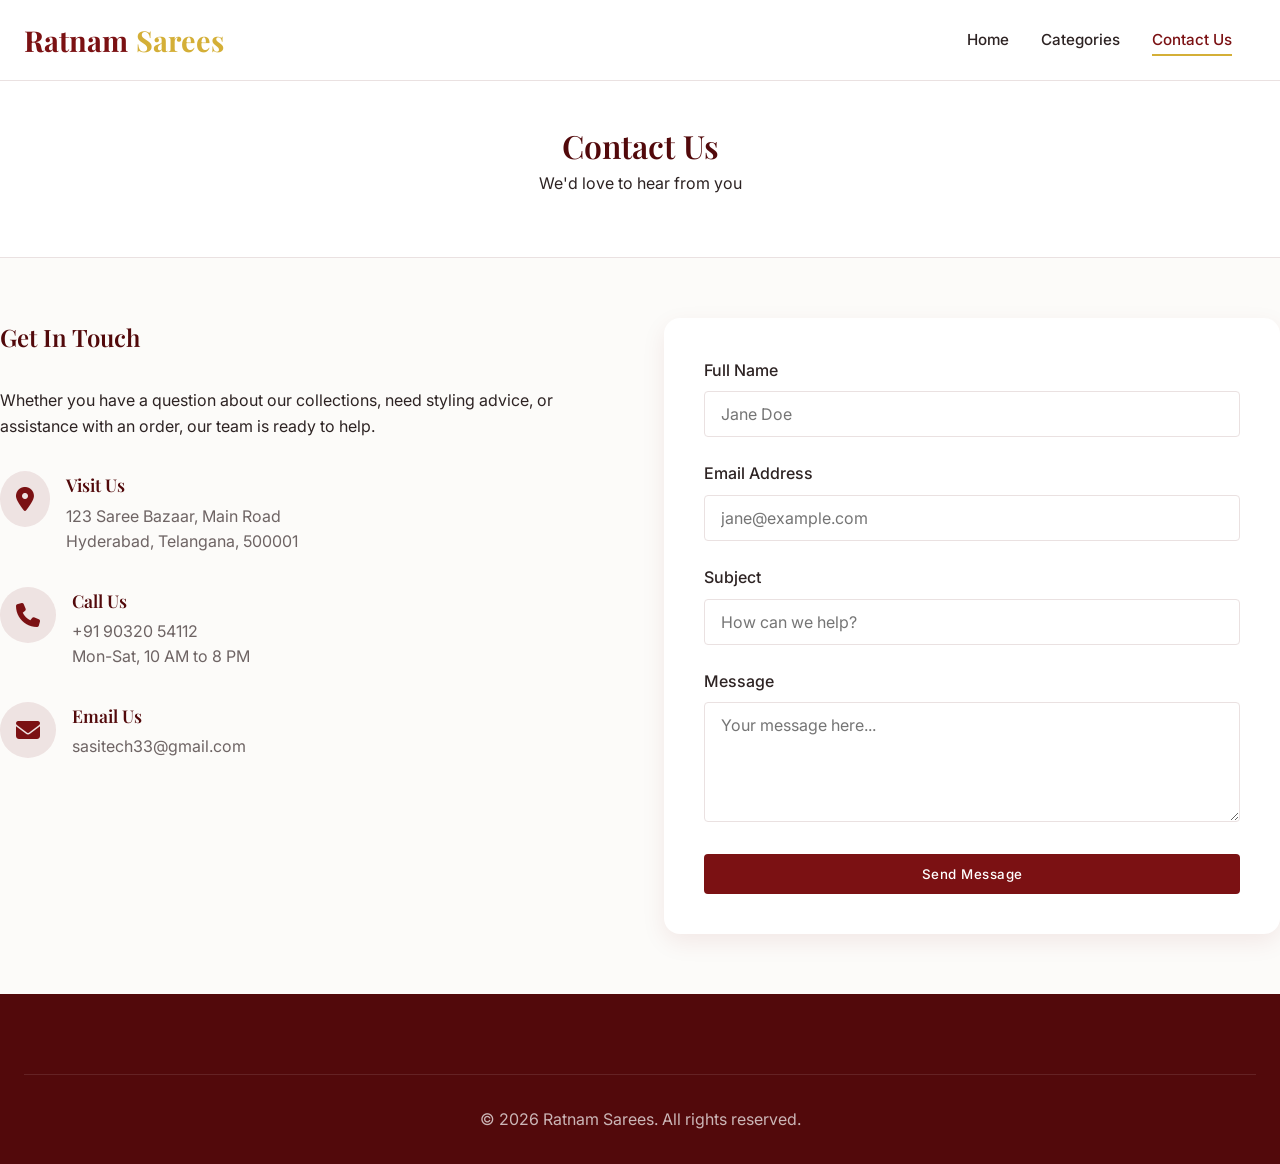
<file: contact.html>
<!DOCTYPE html>
<html lang="en">
<head>
    <meta charset="UTF-8">
    <meta name="viewport" content="width=device-width, initial-scale=1.0">
    <title>Contact Us | Ratnam Sarees</title>
    <link rel="stylesheet" href="./style.css">
    <link rel="stylesheet" href="https://cdnjs.cloudflare.com/ajax/libs/font-awesome/6.4.0/css/all.min.css">
    <style>
        .page-header {
            padding: 120px 0 60px;
            background-color: var(--surface-color);
            text-align: center;
            border-bottom: 1px solid var(--border-color);
        }
        .contact-container {
            display: grid;
            grid-template-columns: 1fr 1fr;
            gap: 48px;
            padding: 60px 0;
            min-height: 50vh;
        }
        .contact-info {
            display: flex;
            flex-direction: column;
            gap: 32px;
        }
        .info-card {
            display: flex;
            gap: 16px;
            align-items: flex-start;
        }
        .info-card i {
            font-size: 1.5rem;
            color: var(--primary-color);
            background: rgba(123, 17, 19, 0.1);
            padding: 16px;
            border-radius: 50%;
        }
        .info-content h3 {
            margin-bottom: 4px;
            font-size: 1.1rem;
        }
        .info-content p {
            color: var(--text-light);
            margin: 0;
        }
        .contact-form {
            background: white;
            padding: 40px;
            border-radius: var(--radius-lg);
            box-shadow: var(--shadow-md);
        }
        .form-group {
            margin-bottom: 24px;
        }
        .form-label {
            display: block;
            margin-bottom: 8px;
            font-weight: 500;
            color: var(--text-main);
        }
        .form-control {
            width: 100%;
            padding: 12px 16px;
            border: 1px solid var(--border-color);
            border-radius: var(--radius-sm);
            font-family: inherit;
            font-size: 1rem;
            transition: var(--transition);
        }
        .form-control:focus {
            outline: none;
            border-color: var(--primary-color);
            box-shadow: 0 0 0 3px rgba(123, 17, 19, 0.1);
        }
        textarea.form-control {
            resize: vertical;
            min-height: 120px;
        }
        @media (max-width: 768px) {
            .contact-container {
                grid-template-columns: 1fr;
            }
        }
    </style>
</head>
<body>

    <nav class="navbar">
        <div class="container">
            <a href="index.html" class="logo">Ratnam<span>Sarees</span></a>
            <div class="nav-links">
                <a href="index.html">Home</a>
                <a href="categories.html">Categories</a>
                <a href="contact.html" class="active">Contact Us</a>
            </div>
            <div id="google_translate_element"></div>
        </div>
    </nav>

    <div class="page-header">
        <div class="container">
            <h1>Contact Us</h1>
            <p>We'd love to hear from you</p>
        </div>
    </div>

    <section class="container contact-container">
        <div class="contact-info">
            <h2>Get In Touch</h2>
            <p>Whether you have a question about our collections, need styling advice, or assistance with an order, our team is ready to help.</p>
            
            <div class="info-card">
                <i class="fas fa-map-marker-alt"></i>
                <div class="info-content">
                    <h3>Visit Us</h3>
                    <p>123 Saree Bazaar, Main Road<br>Hyderabad, Telangana, 500001</p>
                </div>
            </div>
            <div class="info-card">
                <i class="fas fa-phone"></i>
                <div class="info-content">
                    <h3>Call Us</h3>
                    <p>+91 90320 54112<br>Mon-Sat, 10 AM to 8 PM</p>
                </div>
            </div>
            <div class="info-card">
                <i class="fas fa-envelope"></i>
                <div class="info-content">
                    <h3>Email Us</h3>
                    <p>sasitech33@gmail.com</p>
                </div>
            </div>
        </div>

        <div class="contact-form">
            <form id="contactForm" onsubmit="event.preventDefault(); alert('Thank you for your message! We will get back to you soon.'); this.reset();">
                <div class="form-group">
                    <label class="form-label">Full Name</label>
                    <input type="text" class="form-control" required placeholder="Jane Doe">
                </div>
                <div class="form-group">
                    <label class="form-label">Email Address</label>
                    <input type="email" class="form-control" required placeholder="jane@example.com">
                </div>
                <div class="form-group">
                    <label class="form-label">Subject</label>
                    <input type="text" class="form-control" required placeholder="How can we help?">
                </div>
                <div class="form-group">
                    <label class="form-label">Message</label>
                    <textarea class="form-control" required placeholder="Your message here..."></textarea>
                </div>
                <button type="submit" class="btn-primary" style="width: 100%">Send Message</button>
            </form>
        </div>
    </section>

    <footer class="footer">
        <div class="container">
            <div class="footer-bottom">
                <p>&copy; 2026 Ratnam Sarees. All rights reserved.</p>
            </div>
        </div>
    </footer>

    <!-- Language Translation Script -->
    <script type="text/javascript">
        function googleTranslateElementInit() {
            new google.translate.TranslateElement({
                pageLanguage: 'en', 
                includedLanguages: 'en,te,hi', // English, Telugu, Hindi
                layout: google.translate.TranslateElement.InlineLayout.SIMPLE
            }, 'google_translate_element');
        }
    </script>
    <script type="text/javascript" src="https://translate.google.com/translate_a/element.js?cb=googleTranslateElementInit"></script>

</body>
</html>
</file>
<file: style.css>
@import url('https://fonts.googleapis.com/css2?family=Inter:wght@300;400;500;600&family=Playfair+Display:ital,wght@0,400;0,600;0,700;1,400&display=swap');

:root {
  --primary-color: #7b1113; /* Deep Maroon */
  --primary-light: #9e1b1e;
  --primary-dark: #52090b;
  --secondary-color: #d4af37; /* Metallic Gold */
  --secondary-light: #f3d56d;
  --bg-color: #fcfbf9; /* Cream/Off-white */
  --surface-color: #ffffff;
  --text-main: #2d2323;
  --text-light: #6e6464;
  --border-color: #eae1e1;
  --shadow-sm: 0 2px 8px rgba(123, 17, 19, 0.05);
  --shadow-md: 0 8px 24px rgba(123, 17, 19, 0.08);
  --shadow-lg: 0 24px 40px rgba(123, 17, 19, 0.12);
  --radius-sm: 4px;
  --radius-md: 8px;
  --radius-lg: 16px;
  --transition: all 0.3s cubic-bezier(0.25, 0.8, 0.25, 1);
}

* {
  margin: 0;
  padding: 0;
  box-sizing: border-box;
}

body {
  font-family: 'Inter', sans-serif;
  background-color: var(--bg-color);
  color: var(--text-main);
  line-height: 1.6;
  -webkit-font-smoothing: antialiased;
}

h1, h2, h3, h4, h5, h6 {
  font-family: 'Playfair Display', serif;
  color: var(--primary-dark);
  font-weight: 600;
}

a {
  text-decoration: none;
  color: inherit;
  transition: var(--transition);
}

ul {
  list-style: none;
}

button {
  font-family: 'Inter', sans-serif;
  cursor: pointer;
  border: none;
  transition: var(--transition);
}

/* Utilities */
.container {
  width: 100%;
  max-width: 1280px;
  margin: 0 auto;
  padding: 0 24px;
}

.section-title {
  text-align: center;
  font-size: 2.5rem;
  margin-bottom: 3rem;
  position: relative;
}

.section-title::after {
  content: '';
  display: block;
  width: 60px;
  height: 3px;
  background: var(--secondary-color);
  margin: 16px auto 0;
  border-radius: 2px;
}

.btn-primary {
  display: inline-flex;
  align-items: center;
  justify-content: center;
  background-color: var(--primary-color);
  color: white;
  padding: 12px 28px;
  border-radius: var(--radius-sm);
  font-weight: 500;
  letter-spacing: 0.5px;
}

.btn-primary:hover {
  background-color: var(--primary-dark);
  transform: translateY(-2px);
  box-shadow: 0 4px 12px rgba(123, 17, 19, 0.2);
}

.btn-secondary {
  display: inline-flex;
  align-items: center;
  justify-content: center;
  background-color: transparent;
  color: var(--primary-color);
  padding: 12px 28px;
  border-radius: var(--radius-sm);
  font-weight: 500;
  border: 1px solid var(--primary-color);
  letter-spacing: 0.5px;
}

.btn-secondary:hover {
  background-color: var(--primary-color);
  color: white;
}

/* Navigation */
.navbar {
  background-color: rgba(255, 255, 255, 0.95);
  backdrop-filter: blur(10px);
  position: fixed;
  top: 0;
  left: 0;
  width: 100%;
  z-index: 1000;
  border-bottom: 1px solid var(--border-color);
  transition: var(--transition);
}

.navbar .container {
  display: flex;
  align-items: center;
  justify-content: space-between;
  height: 80px;
}

.logo {
  font-family: 'Playfair Display', serif;
  font-size: 1.8rem;
  font-weight: 700;
  color: var(--primary-color);
  display: flex;
  align-items: center;
  gap: 8px;
}

.logo span {
  color: var(--secondary-color);
}

.nav-links {
  display: flex;
  gap: 32px;
  margin-left: auto;
  margin-right: 24px;
}

.nav-links a {
  font-weight: 500;
  font-size: 0.95rem;
  color: var(--text-main);
  position: relative;
}

.nav-links a::after {
  content: '';
  position: absolute;
  width: 0;
  height: 2px;
  background-color: var(--secondary-color);
  left: 0;
  bottom: -4px;
  transition: var(--transition);
}

.nav-links a:hover::after,
.nav-links a.active::after {
  width: 100%;
}

.nav-links a:hover,
.nav-links a.active {
  color: var(--primary-color);
}

/* Hero Section */
.hero {
  min-height: 100vh;
  padding-top: 80px;
  display: flex;
  align-items: center;
  background: linear-gradient(135deg, var(--bg-color) 0%, #f0e6e6 100%);
  position: relative;
  overflow: hidden;
}

.hero::before {
  content: '';
  position: absolute;
  top: -20%;
  right: -10%;
  width: 60%;
  height: 140%;
  background: var(--primary-color);
  border-radius: 50% 0 0 50%;
  opacity: 0.03;
  z-index: 0;
}

.hero .container {
  display: grid;
  grid-template-columns: 1fr 1fr;
  gap: 48px;
  align-items: center;
  position: relative;
  z-index: 1;
}

.hero-content h1 {
  font-size: 4rem;
  line-height: 1.1;
  margin-bottom: 24px;
  color: var(--primary-dark);
}

.hero-content h1 span {
  color: var(--secondary-color);
  font-style: italic;
}

.hero-content p {
  font-size: 1.1rem;
  color: var(--text-light);
  margin-bottom: 32px;
  max-width: 480px;
}

.hero-buttons {
  display: flex;
  gap: 16px;
}

.hero-images {
  display: grid;
  grid-template-columns: 1fr 1fr;
  gap: 20px;
  position: relative;
}

.carousel-container {
  position: relative;
  width: 100%;
}

.carousel-1 {
  height: 480px;
  margin-top: 40px;
}

.carousel-2 {
  height: 400px;
}

.carousel-container .hero-img {
  position: absolute;
  top: 0;
  left: 0;
  width: 100%;
  height: 100%;
  border-radius: var(--radius-md);
  object-fit: cover;
  box-shadow: var(--shadow-lg);
  opacity: 0;
  transition: opacity 1.5s cubic-bezier(0.4, 0, 0.2, 1), transform 1.5s cubic-bezier(0.4, 0, 0.2, 1);
}

.carousel-container .hero-img.active {
  opacity: 1;
  z-index: 2;
}

.carousel-container:hover .hero-img.active {
  transform: scale(1.03);
}

/* Category Preview */
.categories-preview {
  padding: 100px 0;
  background-color: var(--surface-color);
}

.category-grid {
  display: grid;
  grid-template-columns: repeat(auto-fit, minmax(200px, 1fr));
  gap: 24px;
}

.category-card {
  position: relative;
  border-radius: var(--radius-lg);
  overflow: hidden;
  height: 300px;
  box-shadow: var(--shadow-sm);
  cursor: pointer;
}

.category-card img {
  width: 100%;
  height: 100%;
  object-fit: cover;
  transition: transform 0.6s cubic-bezier(0.25, 0.8, 0.25, 1);
}

.category-overlay {
  position: absolute;
  inset: 0;
  background: linear-gradient(to top, rgba(82, 9, 11, 0.8) 0%, rgba(82, 9, 11, 0) 60%);
  display: flex;
  align-items: flex-end;
  padding: 24px;
  transition: var(--transition);
}

.category-card:hover img {
  transform: scale(1.08);
}

.category-card:hover .category-overlay {
  background: linear-gradient(to top, rgba(82, 9, 11, 0.9) 0%, rgba(82, 9, 11, 0.2) 60%);
}

.category-overlay h3 {
  color: white;
  font-size: 1.5rem;
  margin: 0;
}

/* Featured Products */
.featured-products {
  padding: 100px 0;
  background-color: var(--bg-color);
}

.product-grid {
  display: grid;
  grid-template-columns: repeat(auto-fill, minmax(280px, 1fr));
  gap: 32px;
}

.product-card {
  background: var(--surface-color);
  border-radius: var(--radius-md);
  overflow: hidden;
  box-shadow: var(--shadow-sm);
  transition: var(--transition);
  border: 1px solid var(--border-color);
  display: flex;
  flex-direction: column;
}

.product-card:hover {
  transform: translateY(-8px);
  box-shadow: var(--shadow-md);
}

.product-img-wrapper {
  position: relative;
  height: 360px;
  overflow: hidden;
}

.product-img {
  width: 100%;
  height: 100%;
  object-fit: cover;
  transition: transform 0.6s ease;
}

.product-card:hover .product-img {
  transform: scale(1.05);
}

.product-category-tag {
  position: absolute;
  top: 16px;
  left: 16px;
  background: rgba(255, 255, 255, 0.9);
  padding: 4px 12px;
  border-radius: 20px;
  font-size: 0.75rem;
  font-weight: 600;
  color: var(--primary-color);
  letter-spacing: 0.5px;
  text-transform: uppercase;
}

.product-info {
  padding: 24px;
  flex-grow: 1;
  display: flex;
  flex-direction: column;
}

.product-title {
  font-size: 1.25rem;
  margin-bottom: 8px;
  color: var(--text-main);
}

.product-price {
  font-size: 1.2rem;
  font-weight: 600;
  color: var(--primary-color);
  margin-bottom: 16px;
}

.product-actions {
  margin-top: auto;
  display: flex;
  gap: 12px;
}

.btn-whatsapp {
  flex: 1;
  background-color: #25D366;
  color: white;
  display: flex;
  align-items: center;
  justify-content: center;
  gap: 8px;
  padding: 10px;
  border-radius: var(--radius-sm);
  font-weight: 600;
}

.btn-whatsapp:hover {
  background-color: #128C7E;
  transform: translateY(-2px);
  box-shadow: 0 4px 12px rgba(37, 211, 102, 0.3);
}

.btn-details {
  background-color: var(--bg-color);
  color: var(--primary-color);
  border: 1px solid var(--border-color);
  padding: 10px 16px;
  border-radius: var(--radius-sm);
  font-weight: 500;
}

.btn-details:hover {
  background-color: var(--primary-light);
  color: white;
  border-color: var(--primary-light);
}

/* Footer */
.footer {
  background-color: var(--primary-dark);
  color: rgba(255, 255, 255, 0.7);
  padding: 80px 0 32px;
}

.footer-grid {
  display: grid;
  grid-template-columns: 2fr 1fr 1fr 1fr;
  gap: 48px;
  margin-bottom: 64px;
}

.footer-brand .logo {
  color: white;
  margin-bottom: 16px;
}

.footer-brand p {
  margin-bottom: 24px;
  max-width: 300px;
}

.footer h4 {
  color: white;
  font-size: 1.2rem;
  margin-bottom: 24px;
  font-family: 'Playfair Display', serif;
}

.footer-links {
  display: flex;
  flex-direction: column;
  gap: 12px;
}

.footer-links a:hover {
  color: var(--secondary-color);
  padding-left: 4px;
}

.footer-bottom {
  text-align: center;
  padding-top: 32px;
  border-top: 1px solid rgba(255, 255, 255, 0.1);
}

/* Responsive */
@media (max-width: 900px) {
  .hero .container {
    grid-template-columns: 1fr;
    text-align: center;
  }
  
  .hero-content p {
    margin: 0 auto 32px;
  }
  
  .hero-buttons {
    justify-content: center;
  }
  
  .hero-images {
    max-width: 500px;
    margin: 0 auto;
  }
  
  .footer-grid {
    grid-template-columns: 1fr 1fr;
  }
}

@media (max-width: 600px) {
  .nav-links {
    display: none; /* In a real app, add a hamburger menu */
  }
  
  .hero-content h1 {
    font-size: 2.8rem;
  }
  
  .footer-grid {
    grid-template-columns: 1fr;
  }
}
</file>
